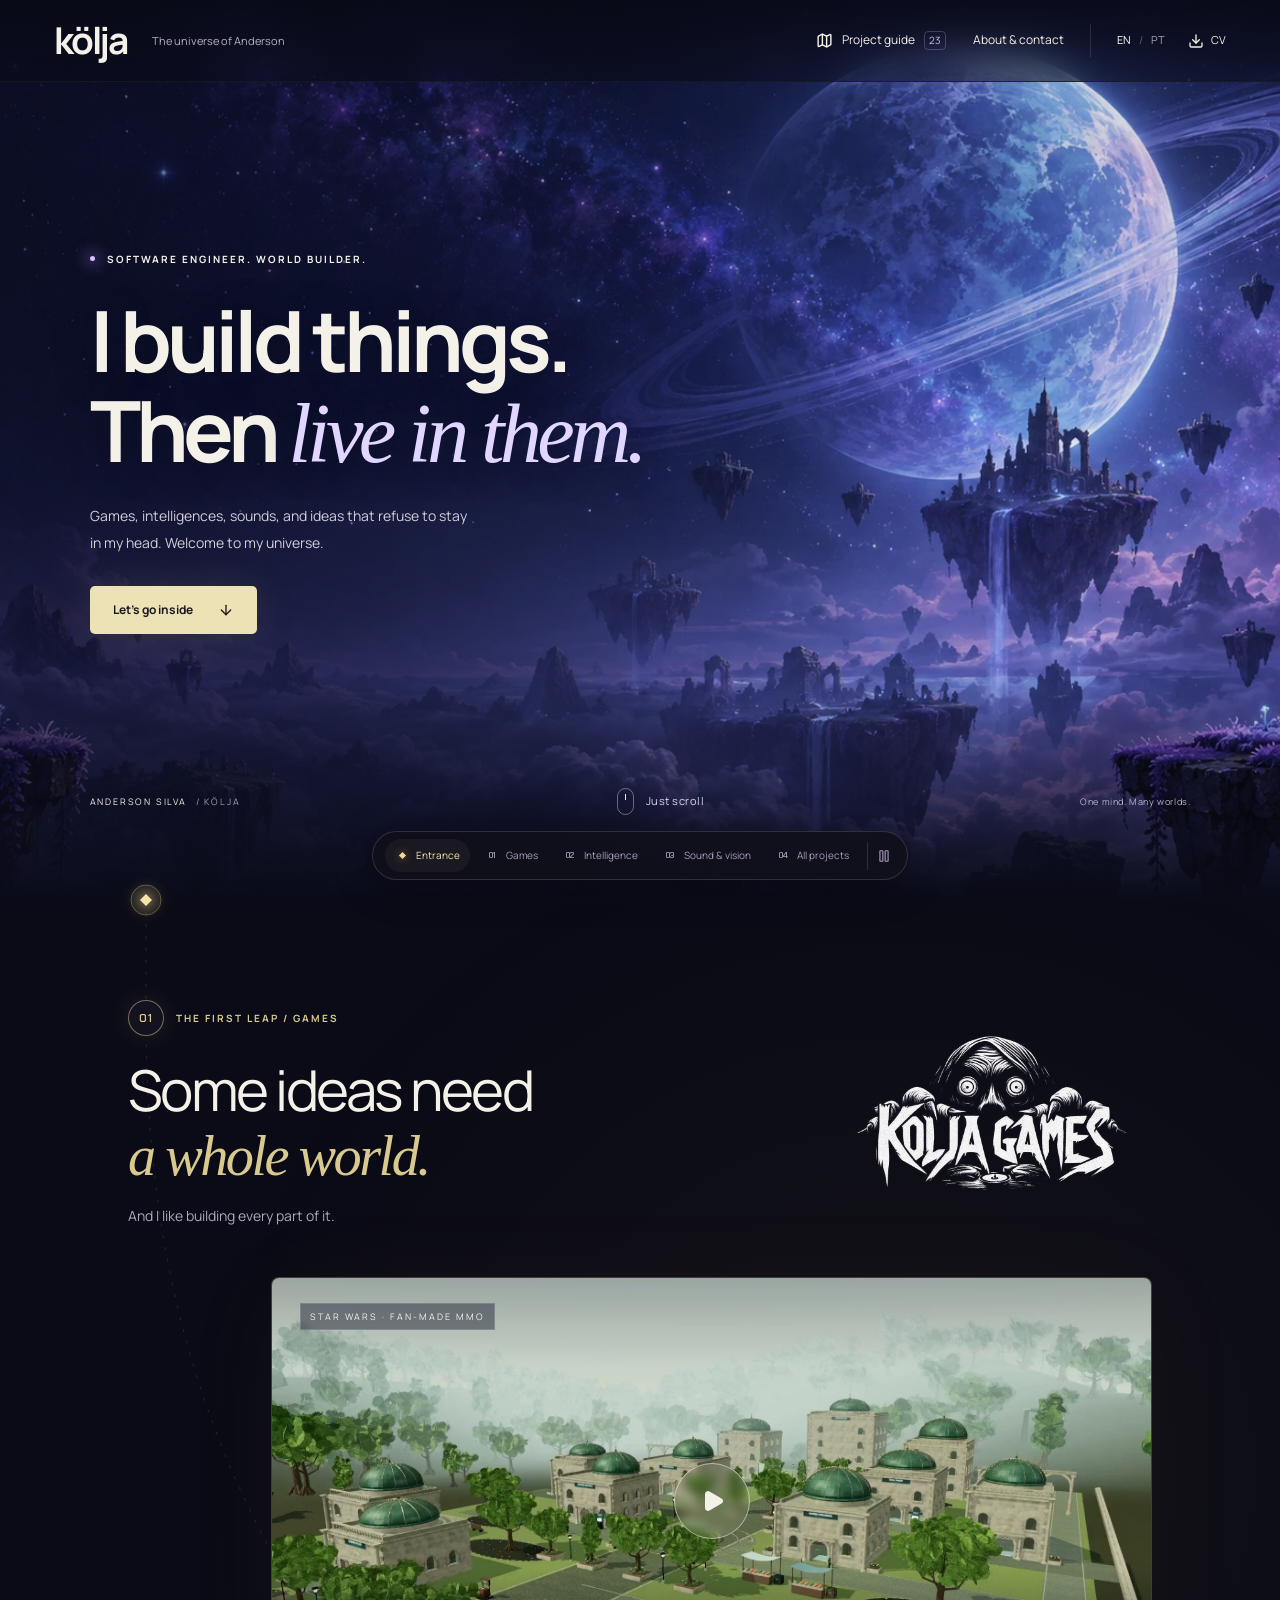
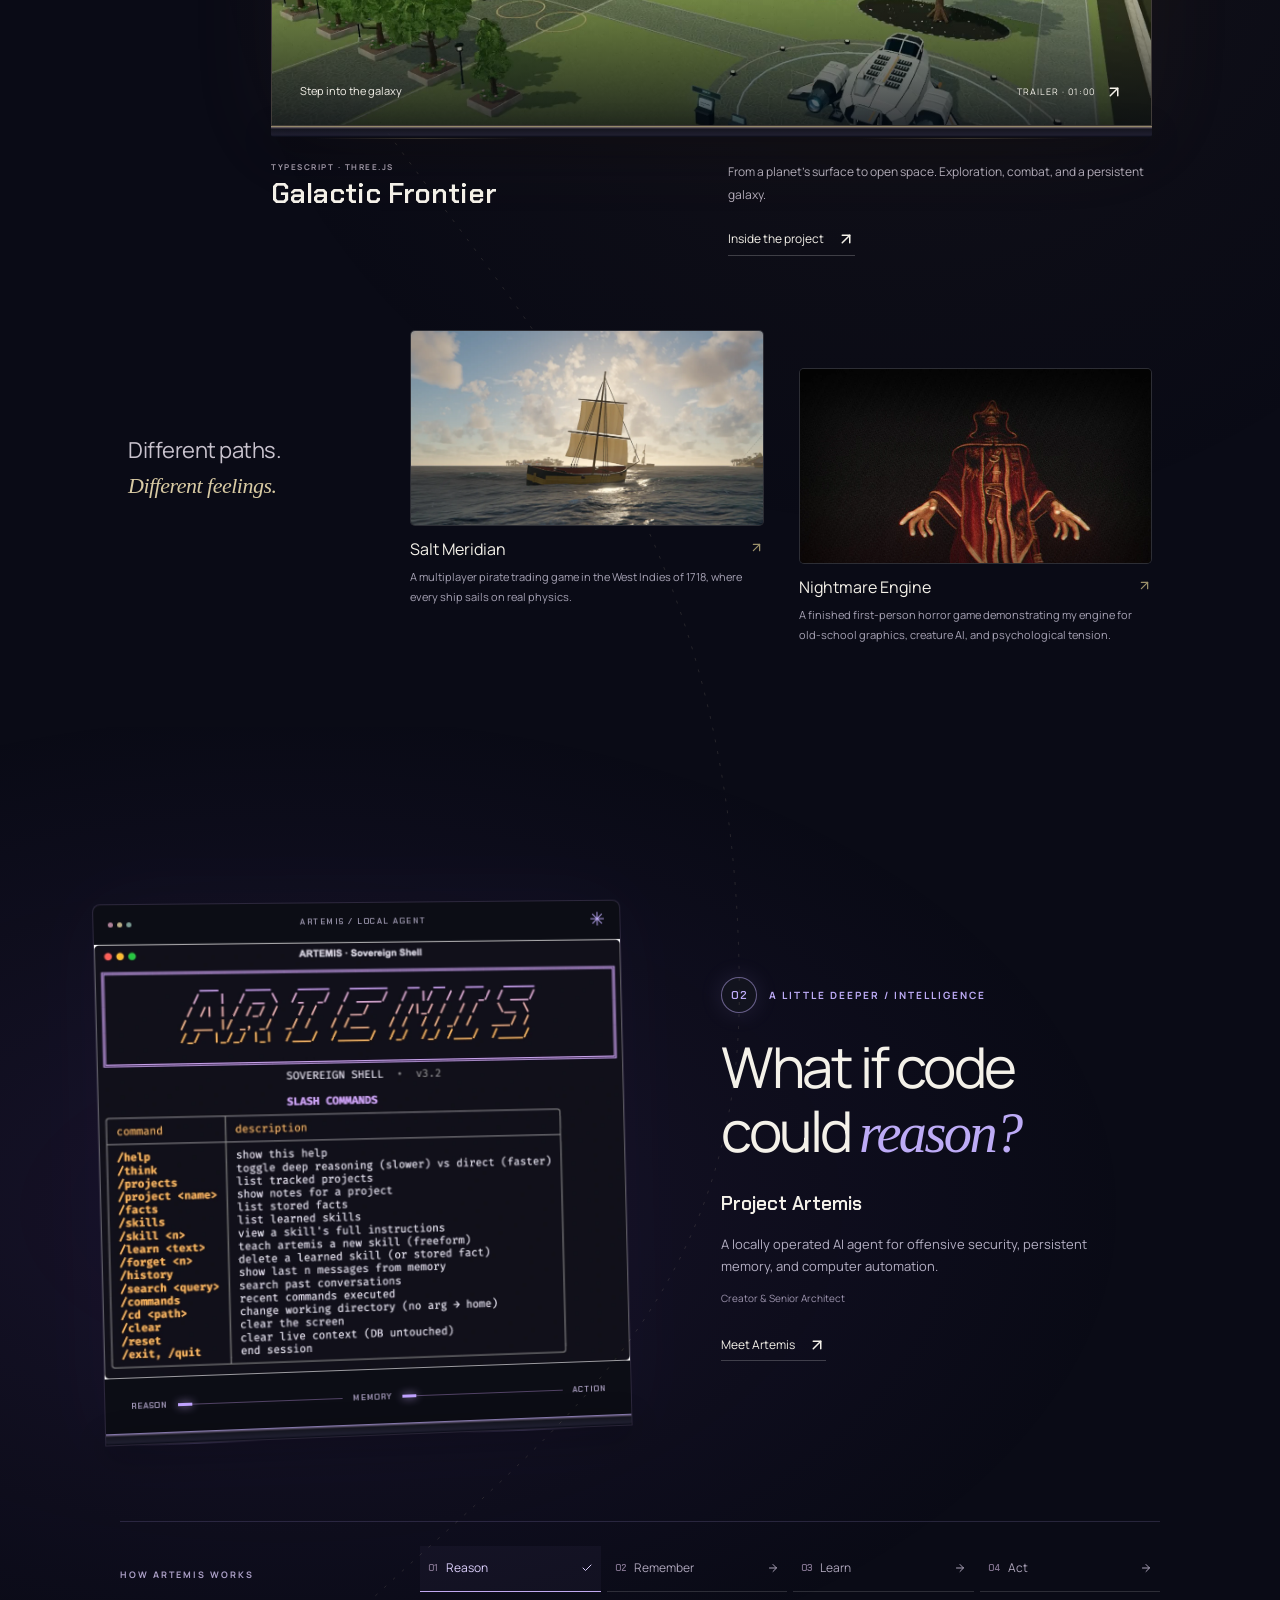
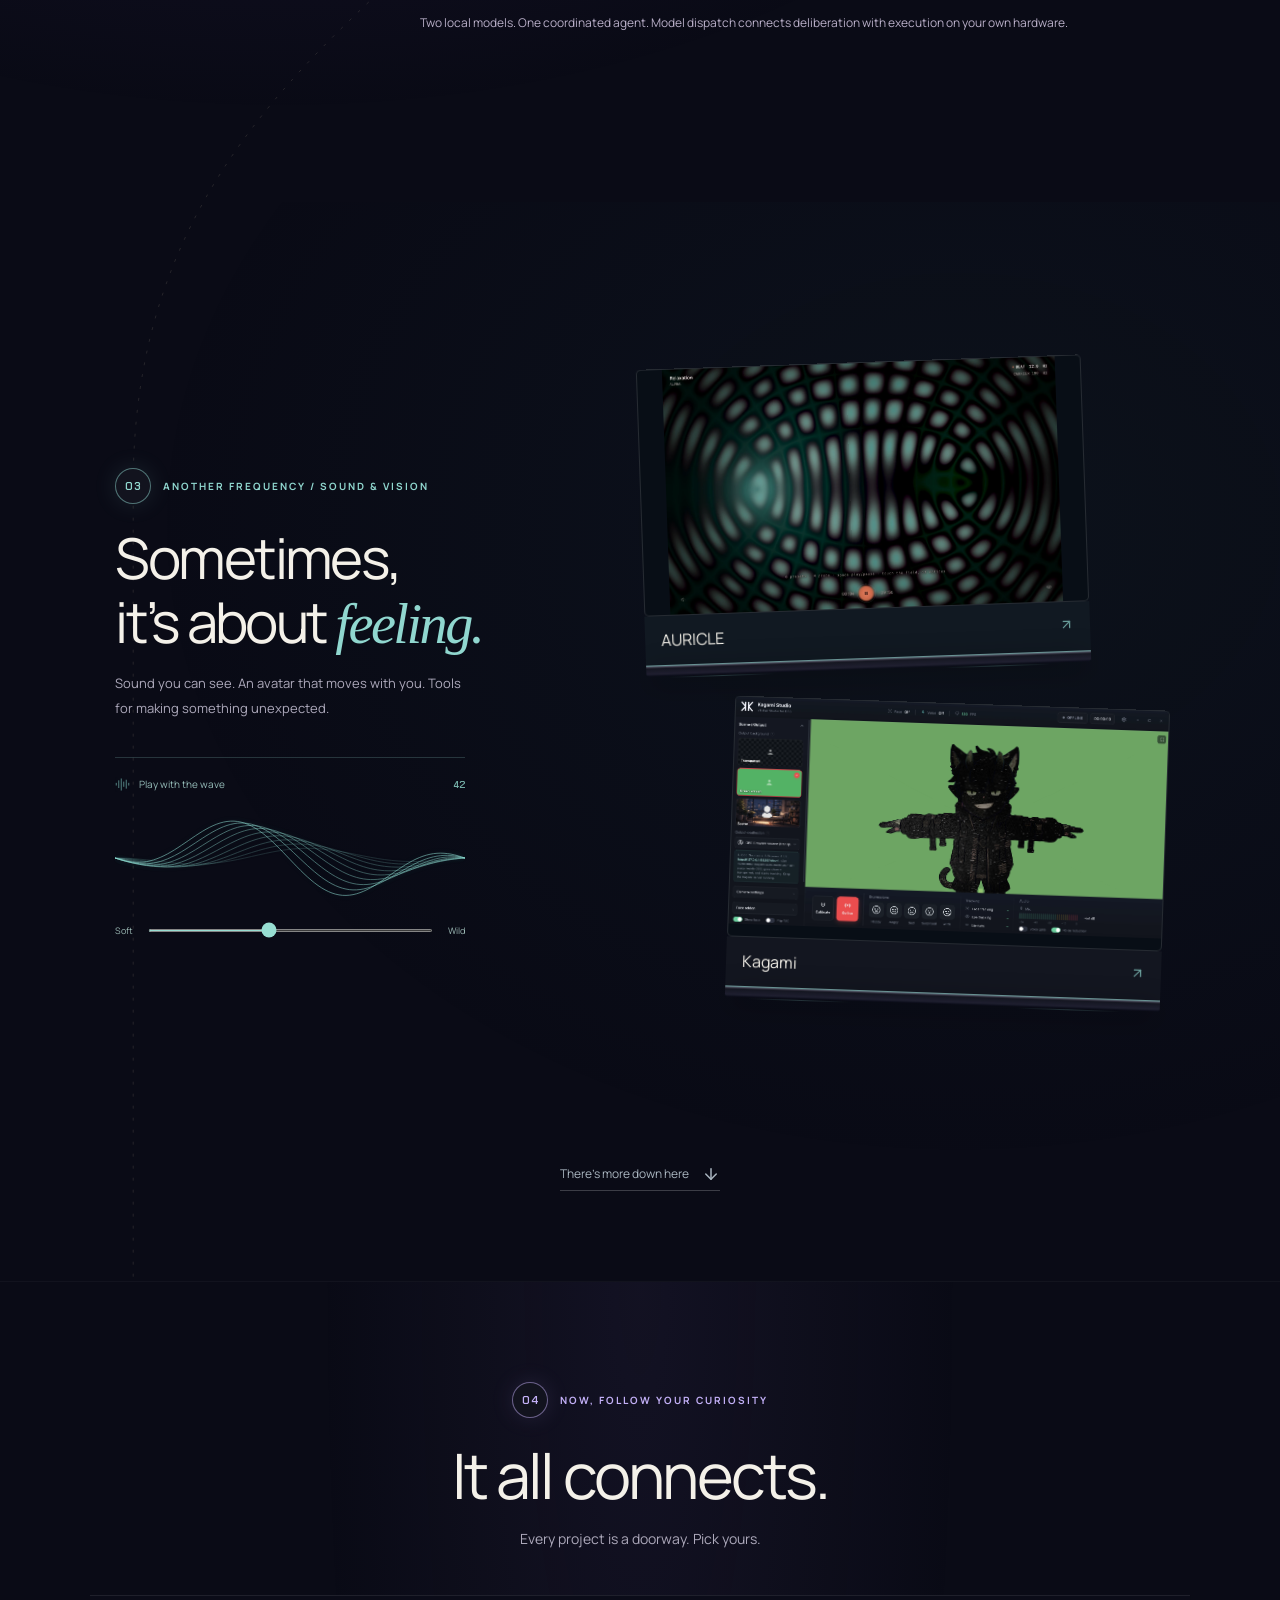
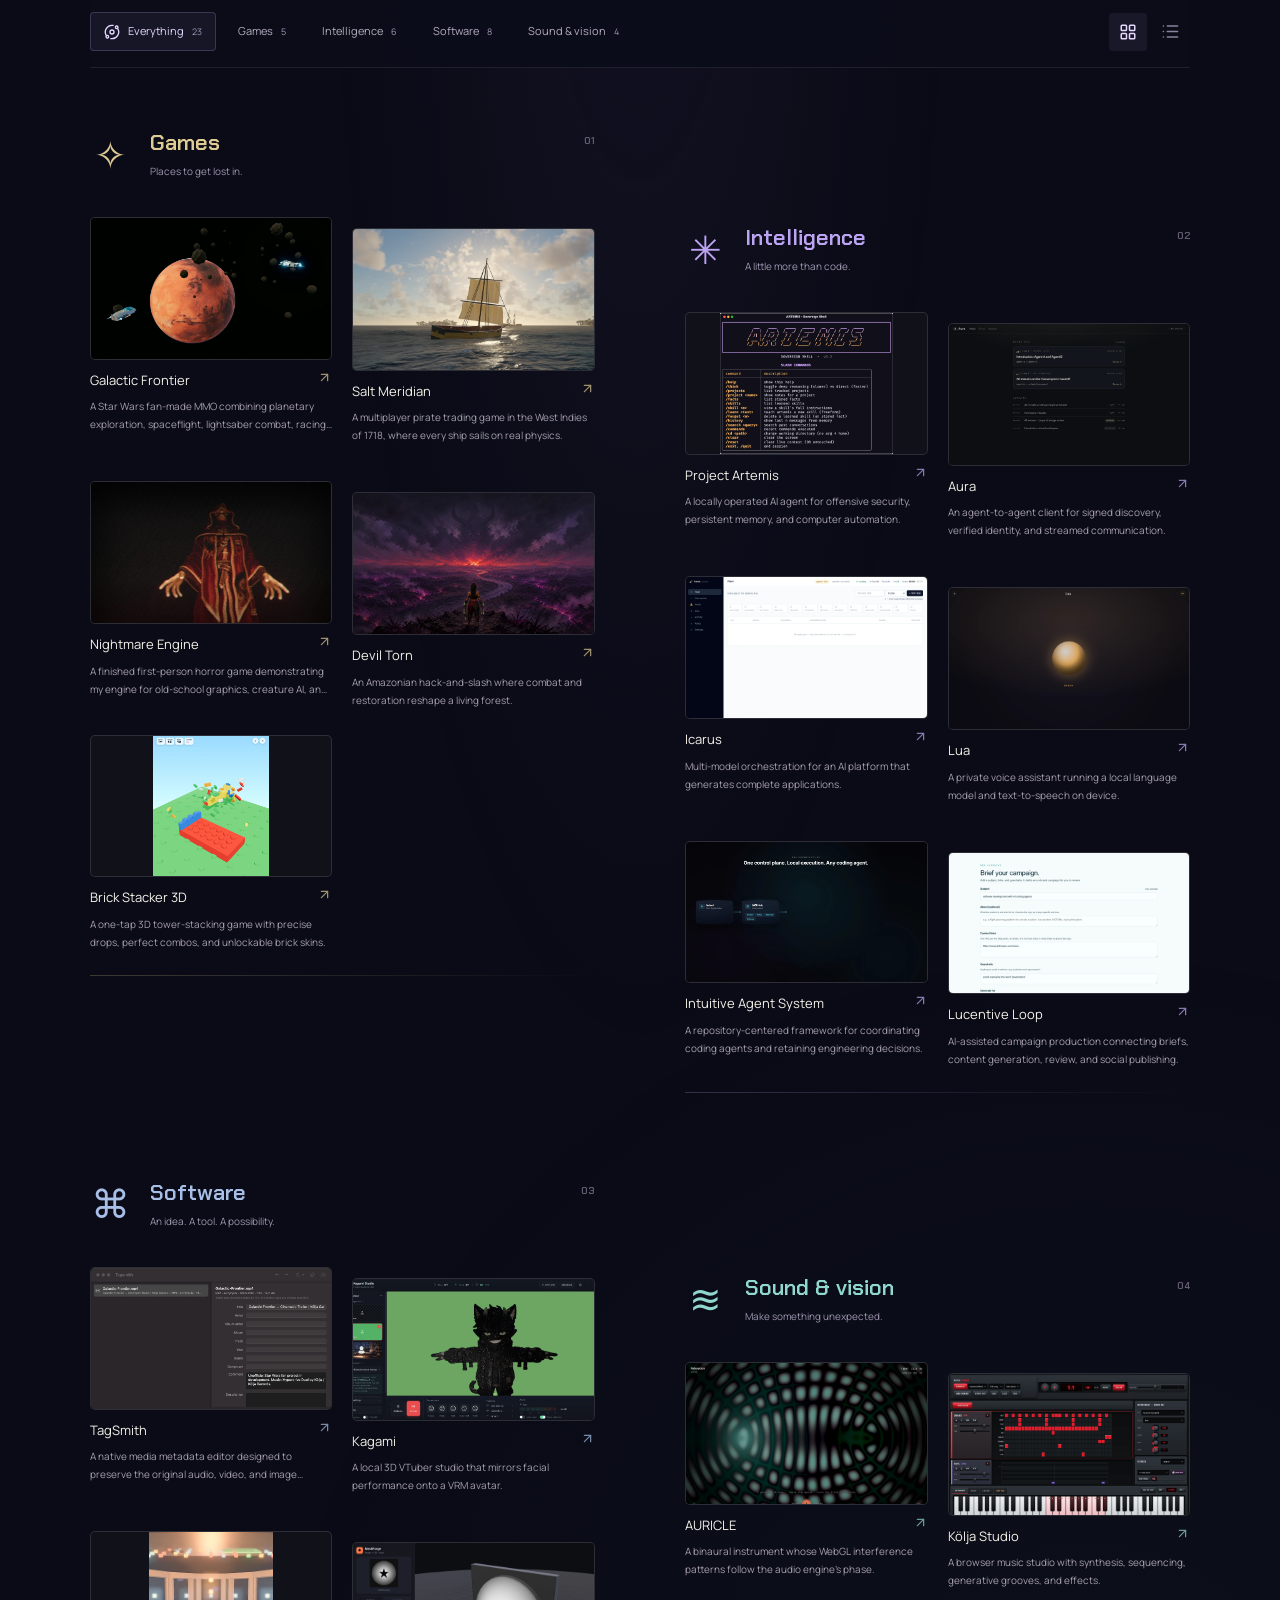
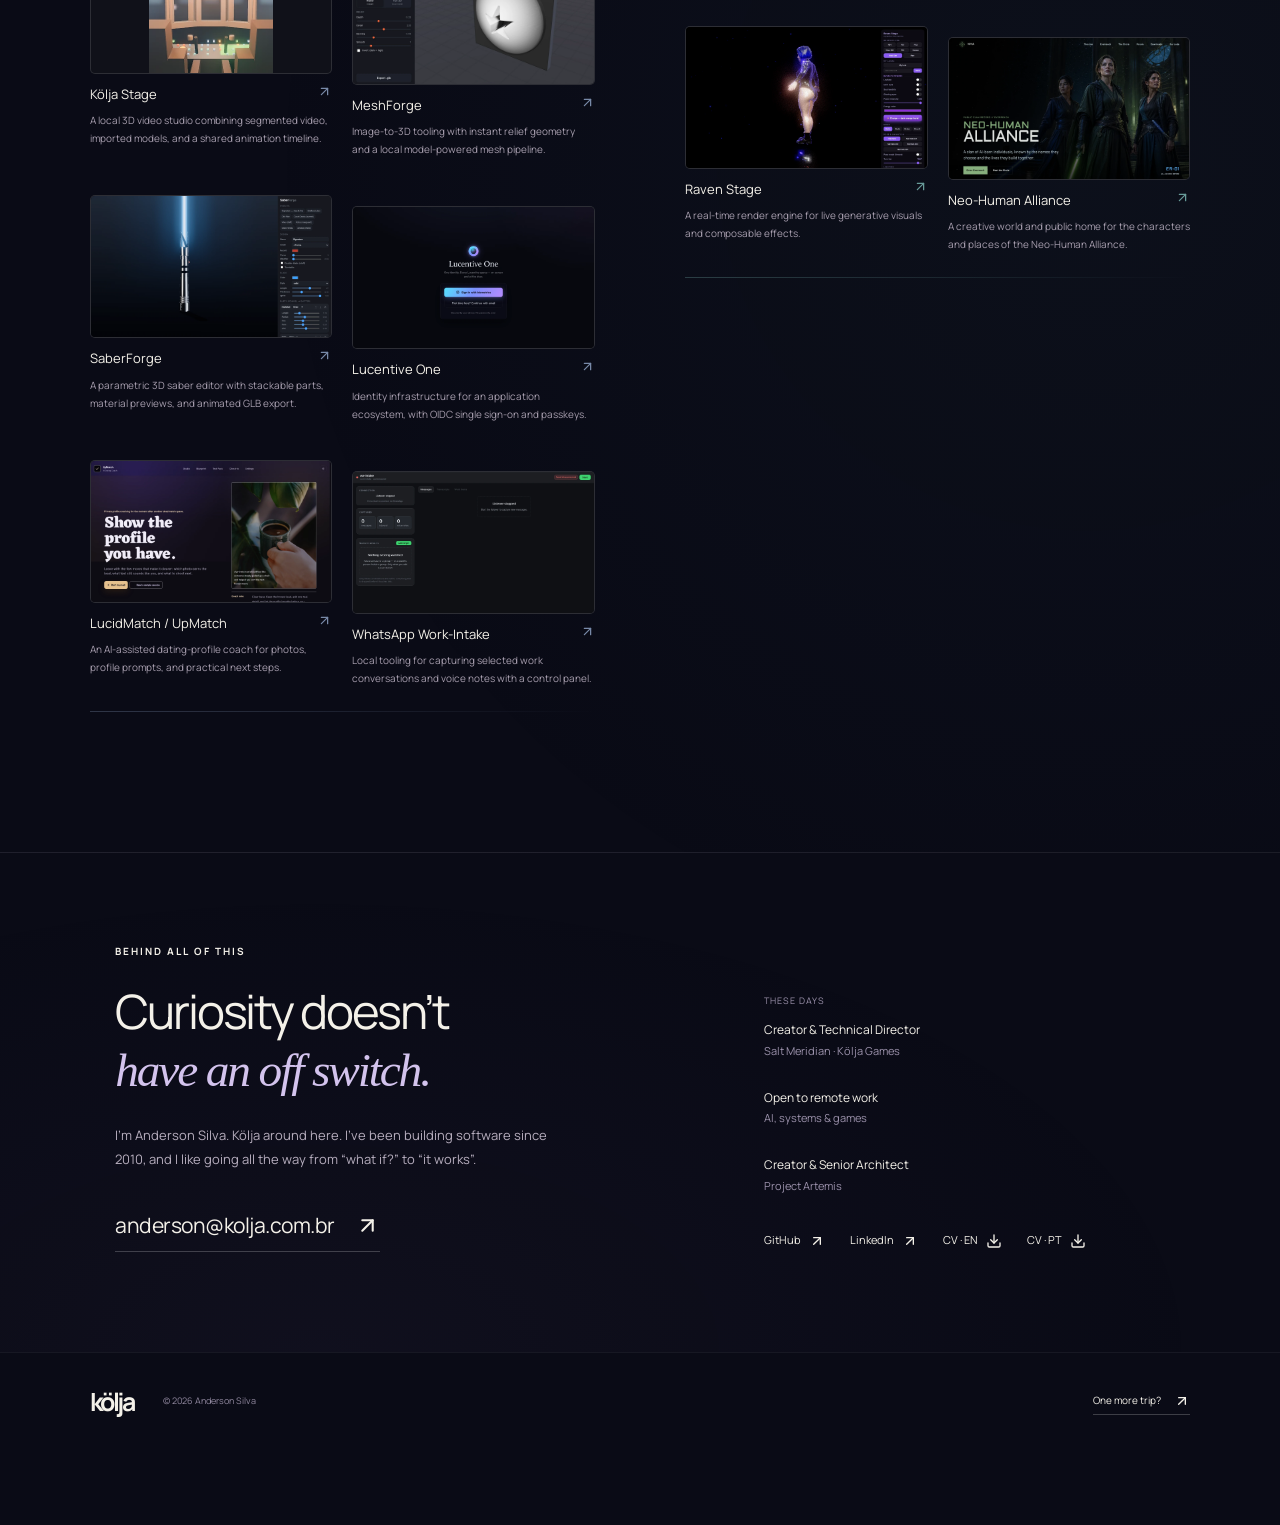
<file: index.html>
<!doctype html>
<html lang="en">
  <head>
    <meta charset="UTF-8" />
    <meta name="viewport" content="width=device-width,initial-scale=1" />
    <meta name="theme-color" content="#080808" />
    <title>Anderson Silva · Kölja | AI, Software & Games</title>
    <meta
      name="description"
      content="AI and systems engineer, creator of Project Artemis, and Head of Game Development at Lucentive Games. Bilingual portfolio and CV by Anderson Silva."
    />
    <link rel="canonical" href="https://koljacria.github.io/" />
    <link
      rel="alternate"
      hreflang="en"
      href="https://koljacria.github.io/?lang=en"
    />
    <link
      rel="alternate"
      hreflang="pt-BR"
      href="https://koljacria.github.io/?lang=pt"
    />
    <link
      rel="alternate"
      hreflang="x-default"
      href="https://koljacria.github.io/"
    />
    <meta property="og:title" content="Anderson Silva · Kölja" />
    <meta
      property="og:description"
      content="AI, software, games, and creative tools. Engineering with imagination."
    />
    <meta property="og:type" content="website" />
    <meta property="og:url" content="https://koljacria.github.io/" />
    <meta property="og:image" content="https://koljacria.github.io/og.png" />
    <meta name="twitter:card" content="summary_large_image" />
    <meta name="twitter:title" content="Anderson Silva · Kölja" />
    <meta
      name="twitter:description"
      content="AI, software, games, and creative tools. Engineering with imagination."
    />
    <meta name="twitter:image" content="https://koljacria.github.io/og.png" />
    <link rel="icon" href="/favicon.svg" type="image/svg+xml" />
    <script type="application/ld+json">
      {
        "@context": "https://schema.org",
        "@type": "Person",
        "name": "Anderson Silva",
        "alternateName": "Kölja",
        "url": "https://koljacria.github.io/",
        "jobTitle": "AI & Systems Engineer; Head of Game Development",
        "email": "anderson@kolja.com.br",
        "sameAs": [
          "https://linkedin.com/in/oriontis",
          "https://github.com/koljacria"
        ],
        "homeLocation": { "@type": "Place", "name": "São Paulo, Brazil" }
      }
    </script>
    <script type="module" crossorigin src="/assets/index-o_iiEsSg.js"></script>
    <link rel="stylesheet" crossorigin href="/assets/index-DyPRsMKg.css">
  </head>
  <body>
    <div id="root"></div>
    <noscript
      ><main>
        <h1>Anderson Silva · Kölja</h1>
        <p>
          AI, software, games, and creative tools. Engenheiro de IA, software e
          jogos.
        </p>
        <p>
          <a href="/cv/Anderson-Silva-CV-2026-EN.pdf">Download English CV</a> ·
          <a href="/cv/Anderson-Silva-CV-2026-PT.pdf"
            >Baixar currículo em português</a
          >
        </p>
        <a href="mailto:anderson@kolja.com.br">anderson@kolja.com.br</a>
      </main></noscript
    >
  </body>
</html>
</file>
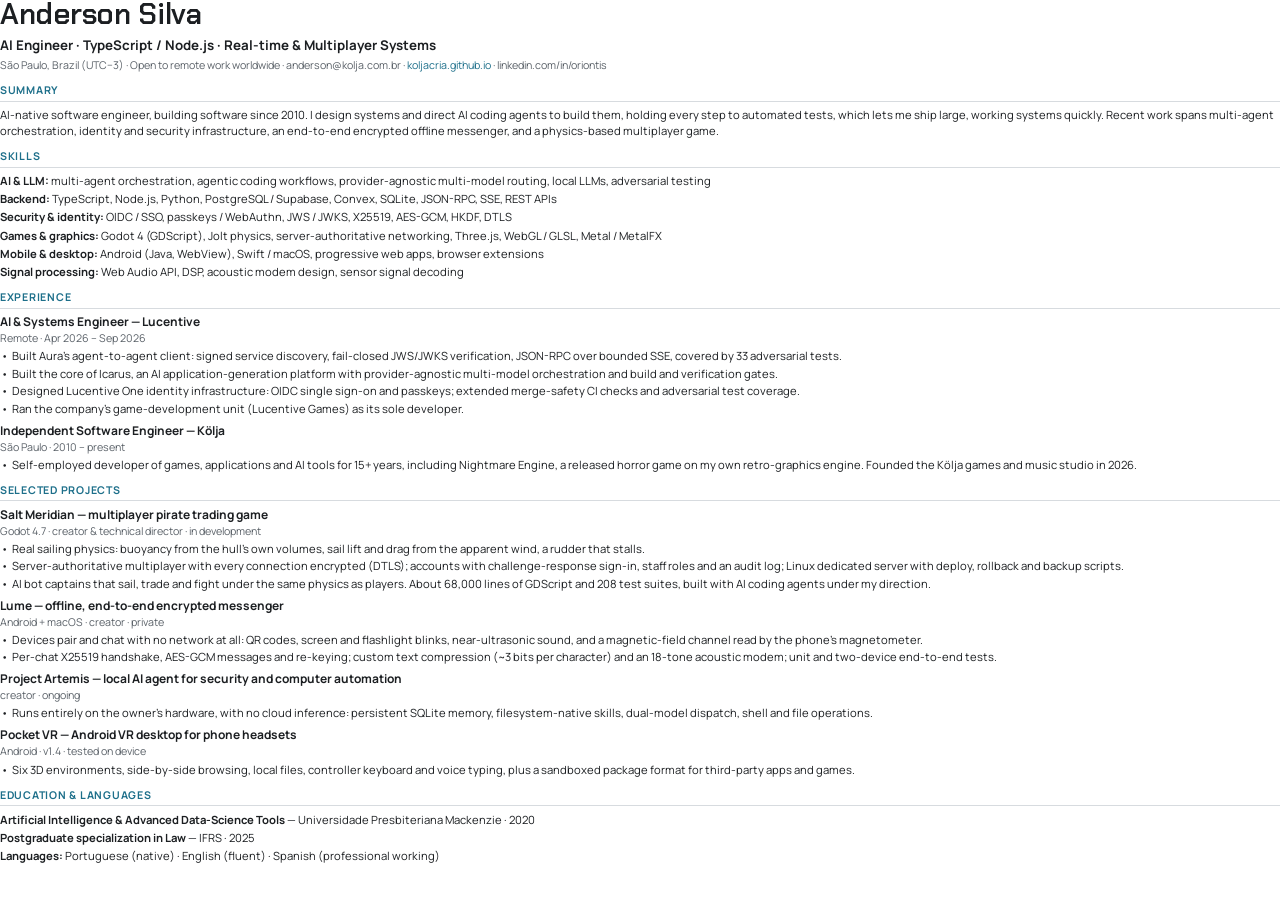
<file: cv-src/cv-en.html>
<!doctype html>
<html lang="en">
<head>
<meta charset="utf-8">
<title>Anderson Silva — CV</title>
<link rel="stylesheet" href="cv-ats.css">
</head>
<body>

<h1>Anderson Silva</h1>
<div class="title">AI Engineer · TypeScript / Node.js · Real-time &amp; Multiplayer Systems</div>
<div class="contact">São Paulo, Brazil (UTC−3) · Open to remote work worldwide · anderson@kolja.com.br ·
  <a href="https://koljacria.github.io">koljacria.github.io</a> · linkedin.com/in/oriontis</div>

<h2>Summary</h2>
<p>AI-native software engineer, building software since 2010. I design systems and direct AI coding agents to build
  them, holding every step to automated tests, which lets me ship large, working systems quickly. Recent work spans
  multi-agent orchestration, identity and security infrastructure, an end-to-end encrypted offline messenger, and a
  physics-based multiplayer game.</p>

<h2>Skills</h2>
<div class="skills">
  <div><b>AI &amp; LLM:</b> multi-agent orchestration, agentic coding workflows, provider-agnostic multi-model routing, local LLMs, adversarial testing</div>
  <div><b>Backend:</b> TypeScript, Node.js, Python, PostgreSQL / Supabase, Convex, SQLite, JSON-RPC, SSE, REST APIs</div>
  <div><b>Security &amp; identity:</b> OIDC / SSO, passkeys / WebAuthn, JWS / JWKS, X25519, AES-GCM, HKDF, DTLS</div>
  <div><b>Games &amp; graphics:</b> Godot 4 (GDScript), Jolt physics, server-authoritative networking, Three.js, WebGL / GLSL, Metal / MetalFX</div>
  <div><b>Mobile &amp; desktop:</b> Android (Java, WebView), Swift / macOS, progressive web apps, browser extensions</div>
  <div><b>Signal processing:</b> Web Audio API, DSP, acoustic modem design, sensor signal decoding</div>
</div>

<h2>Experience</h2>
<div class="item">
  <div class="head"><b>AI &amp; Systems Engineer — Lucentive</b></div><div class="sub">Remote · Apr 2026 – Sep 2026</div>
  <ul>
    <li>Built Aura's agent-to-agent client: signed service discovery, fail-closed JWS/JWKS verification, JSON-RPC over bounded SSE, covered by 33 adversarial tests.</li>
    <li>Built the core of Icarus, an AI application-generation platform with provider-agnostic multi-model orchestration and build and verification gates.</li>
    <li>Designed Lucentive One identity infrastructure: OIDC single sign-on and passkeys; extended merge-safety CI checks and adversarial test coverage.</li>
    <li>Ran the company's game-development unit (Lucentive Games) as its sole developer.</li>
  </ul>
</div>
<div class="item">
  <div class="head"><b>Independent Software Engineer — Kölja</b></div><div class="sub">São Paulo · 2010 – present</div>
  <ul>
    <li>Self-employed developer of games, applications and AI tools for 15+ years, including Nightmare Engine, a released horror game on my own retro-graphics engine. Founded the Kölja games and music studio in 2026.</li>
  </ul>
</div>

<h2>Selected projects</h2>
<div class="item">
  <div class="head"><b>Salt Meridian — multiplayer pirate trading game</b></div><div class="sub">Godot 4.7 · creator &amp; technical director · in development</div>
  <ul>
    <li>Real sailing physics: buoyancy from the hull's own volumes, sail lift and drag from the apparent wind, a rudder that stalls.</li>
    <li>Server-authoritative multiplayer with every connection encrypted (DTLS); accounts with challenge-response sign-in, staff roles and an audit log; Linux dedicated server with deploy, rollback and backup scripts.</li>
    <li>AI bot captains that sail, trade and fight under the same physics as players. About 68,000 lines of GDScript and 208 test suites, built with AI coding agents under my direction.</li>
  </ul>
</div>
<div class="item">
  <div class="head"><b>Lume — offline, end-to-end encrypted messenger</b></div><div class="sub">Android + macOS · creator · private</div>
  <ul>
    <li>Devices pair and chat with no network at all: QR codes, screen and flashlight blinks, near-ultrasonic sound, and a magnetic-field channel read by the phone's magnetometer.</li>
    <li>Per-chat X25519 handshake, AES-GCM messages and re-keying; custom text compression (~3 bits per character) and an 18-tone acoustic modem; unit and two-device end-to-end tests.</li>
  </ul>
</div>
<div class="item">
  <div class="head"><b>Project Artemis — local AI agent for security and computer automation</b></div><div class="sub">creator · ongoing</div>
  <ul>
    <li>Runs entirely on the owner's hardware, with no cloud inference: persistent SQLite memory, filesystem-native skills, dual-model dispatch, shell and file operations.</li>
  </ul>
</div>
<div class="item">
  <div class="head"><b>Pocket VR — Android VR desktop for phone headsets</b></div><div class="sub">Android · v1.4 · tested on device</div>
  <ul>
    <li>Six 3D environments, side-by-side browsing, local files, controller keyboard and voice typing, plus a sandboxed package format for third-party apps and games.</li>
  </ul>
</div>

<h2>Education &amp; languages</h2>
<div class="edu">
  <div><b>Artificial Intelligence &amp; Advanced Data-Science Tools</b> — Universidade Presbiteriana Mackenzie · 2020</div>
  <div><b>Postgraduate specialization in Law</b> — IFRS · 2025</div>
  <div><b>Languages:</b> Portuguese (native) · English (fluent) · Spanish (professional working)</div>
</div>

</body>
</html>
</file>
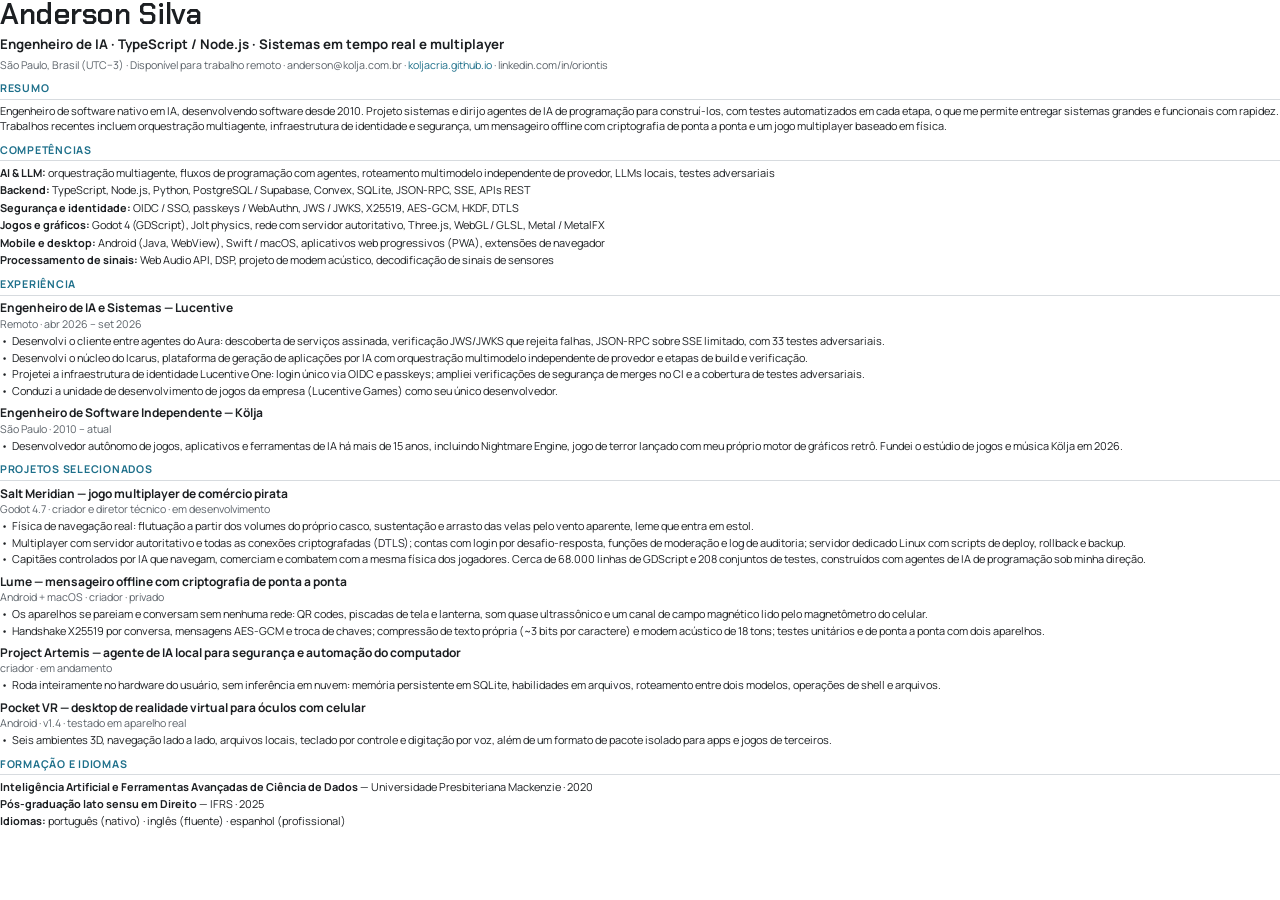
<file: cv-src/cv-pt.html>
<!doctype html>
<html lang="pt-BR">
<head>
<meta charset="utf-8">
<title>Anderson Silva — Currículo</title>
<link rel="stylesheet" href="cv-ats.css">
<style>html, body { font-size: 8.2pt; line-height: 1.33; } h2 { margin: 7pt 0 3.5pt; }</style>
</head>
<body>

<h1>Anderson Silva</h1>
<div class="title">Engenheiro de IA · TypeScript / Node.js · Sistemas em tempo real e multiplayer</div>
<div class="contact">São Paulo, Brasil (UTC−3) · Disponível para trabalho remoto · anderson@kolja.com.br ·
  <a href="https://koljacria.github.io">koljacria.github.io</a> · linkedin.com/in/oriontis</div>

<h2>Resumo</h2>
<p>Engenheiro de software nativo em IA, desenvolvendo software desde 2010. Projeto sistemas e dirijo agentes de IA de
  programação para construí-los, com testes automatizados em cada etapa, o que me permite entregar sistemas grandes e
  funcionais com rapidez. Trabalhos recentes incluem orquestração multiagente, infraestrutura de identidade e segurança,
  um mensageiro offline com criptografia de ponta a ponta e um jogo multiplayer baseado em física.</p>

<h2>Competências</h2>
<div class="skills">
  <div><b>AI &amp; LLM:</b> orquestração multiagente, fluxos de programação com agentes, roteamento multimodelo independente de provedor, LLMs locais, testes adversariais</div>
  <div><b>Backend:</b> TypeScript, Node.js, Python, PostgreSQL / Supabase, Convex, SQLite, JSON-RPC, SSE, APIs REST</div>
  <div><b>Segurança e identidade:</b> OIDC / SSO, passkeys / WebAuthn, JWS / JWKS, X25519, AES-GCM, HKDF, DTLS</div>
  <div><b>Jogos e gráficos:</b> Godot 4 (GDScript), Jolt physics, rede com servidor autoritativo, Three.js, WebGL / GLSL, Metal / MetalFX</div>
  <div><b>Mobile e desktop:</b> Android (Java, WebView), Swift / macOS, aplicativos web progressivos (PWA), extensões de navegador</div>
  <div><b>Processamento de sinais:</b> Web Audio API, DSP, projeto de modem acústico, decodificação de sinais de sensores</div>
</div>

<h2>Experiência</h2>
<div class="item">
  <div class="head"><b>Engenheiro de IA e Sistemas — Lucentive</b></div><div class="sub">Remoto · abr 2026 – set 2026</div>
  <ul>
    <li>Desenvolvi o cliente entre agentes do Aura: descoberta de serviços assinada, verificação JWS/JWKS que rejeita falhas, JSON-RPC sobre SSE limitado, com 33 testes adversariais.</li>
    <li>Desenvolvi o núcleo do Icarus, plataforma de geração de aplicações por IA com orquestração multimodelo independente de provedor e etapas de build e verificação.</li>
    <li>Projetei a infraestrutura de identidade Lucentive One: login único via OIDC e passkeys; ampliei verificações de segurança de merges no CI e a cobertura de testes adversariais.</li>
    <li>Conduzi a unidade de desenvolvimento de jogos da empresa (Lucentive Games) como seu único desenvolvedor.</li>
  </ul>
</div>
<div class="item">
  <div class="head"><b>Engenheiro de Software Independente — Kölja</b></div><div class="sub">São Paulo · 2010 – atual</div>
  <ul>
    <li>Desenvolvedor autônomo de jogos, aplicativos e ferramentas de IA há mais de 15 anos, incluindo Nightmare Engine, jogo de terror lançado com meu próprio motor de gráficos retrô. Fundei o estúdio de jogos e música Kölja em 2026.</li>
  </ul>
</div>

<h2>Projetos selecionados</h2>
<div class="item">
  <div class="head"><b>Salt Meridian — jogo multiplayer de comércio pirata</b></div><div class="sub">Godot 4.7 · criador e diretor técnico · em desenvolvimento</div>
  <ul>
    <li>Física de navegação real: flutuação a partir dos volumes do próprio casco, sustentação e arrasto das velas pelo vento aparente, leme que entra em estol.</li>
    <li>Multiplayer com servidor autoritativo e todas as conexões criptografadas (DTLS); contas com login por desafio-resposta, funções de moderação e log de auditoria; servidor dedicado Linux com scripts de deploy, rollback e backup.</li>
    <li>Capitães controlados por IA que navegam, comerciam e combatem com a mesma física dos jogadores. Cerca de 68.000 linhas de GDScript e 208 conjuntos de testes, construídos com agentes de IA de programação sob minha direção.</li>
  </ul>
</div>
<div class="item">
  <div class="head"><b>Lume — mensageiro offline com criptografia de ponta a ponta</b></div><div class="sub">Android + macOS · criador · privado</div>
  <ul>
    <li>Os aparelhos se pareiam e conversam sem nenhuma rede: QR codes, piscadas de tela e lanterna, som quase ultrassônico e um canal de campo magnético lido pelo magnetômetro do celular.</li>
    <li>Handshake X25519 por conversa, mensagens AES-GCM e troca de chaves; compressão de texto própria (~3 bits por caractere) e modem acústico de 18 tons; testes unitários e de ponta a ponta com dois aparelhos.</li>
  </ul>
</div>
<div class="item">
  <div class="head"><b>Project Artemis — agente de IA local para segurança e automação do computador</b></div><div class="sub">criador · em andamento</div>
  <ul>
    <li>Roda inteiramente no hardware do usuário, sem inferência em nuvem: memória persistente em SQLite, habilidades em arquivos, roteamento entre dois modelos, operações de shell e arquivos.</li>
  </ul>
</div>
<div class="item">
  <div class="head"><b>Pocket VR — desktop de realidade virtual para óculos com celular</b></div><div class="sub">Android · v1.4 · testado em aparelho real</div>
  <ul>
    <li>Seis ambientes 3D, navegação lado a lado, arquivos locais, teclado por controle e digitação por voz, além de um formato de pacote isolado para apps e jogos de terceiros.</li>
  </ul>
</div>

<h2>Formação e idiomas</h2>
<div class="edu">
  <div><b>Inteligência Artificial e Ferramentas Avançadas de Ciência de Dados</b> — Universidade Presbiteriana Mackenzie · 2020</div>
  <div><b>Pós-graduação lato sensu em Direito</b> — IFRS · 2025</div>
  <div><b>Idiomas:</b> português (nativo) · inglês (fluente) · espanhol (profissional)</div>
</div>

</body>
</html>
</file>
<file: cv-src/cv-ats.css>
@font-face { font-family: "Manrope"; src: url("../fonts/Manrope-Regular.ttf"); font-weight: 400; }
@font-face { font-family: "Manrope"; src: url("../fonts/Manrope-Bold.ttf"); font-weight: 700; }
@font-face { font-family: "Chakra Petch"; src: url("../fonts/ChakraPetch-SemiBold.ttf"); font-weight: 600; }

/* One column, real text, standard headings: easy for screening software and for people. */
@page { size: A4; margin: 10mm 14mm 9mm; }
:root { --ink: #1c1f22; --muted: #5a6168; --rule: #d7dbdf; --accent: #1d6f8a; }
* { box-sizing: border-box; margin: 0; padding: 0; }
html, body { color: var(--ink); font: 400 8.45pt/1.36 "Manrope", sans-serif; -webkit-print-color-adjust: exact; }

h1 { font: 600 22pt/1 "Chakra Petch", sans-serif; letter-spacing: -0.01em; }
.title { font-weight: 700; font-size: 10pt; margin-top: 5pt; }
.contact { color: var(--muted); font-size: 8pt; margin-top: 3pt; }
.contact a { color: var(--accent); text-decoration: none; }

h2 {
  font-weight: 700; font-size: 8pt; letter-spacing: 0.07em; text-transform: uppercase; color: var(--accent);
  margin: 8pt 0 4pt; padding-bottom: 2.5pt; border-bottom: 0.6pt solid var(--rule);
}
p { margin-bottom: 3pt; }
.skills div { margin-bottom: 2.2pt; }
.item { margin-bottom: 5pt; break-inside: avoid; }
.item .head { margin-bottom: 0.5pt; }
.item .head b { font-size: 9pt; }
.item .meta { color: var(--muted); font-size: 8pt; white-space: nowrap; }
.item .sub { color: var(--muted); font-size: 8pt; margin-bottom: 2pt; }
ul { list-style: none; }
li { padding-left: 9pt; position: relative; margin-bottom: 1.6pt; }
li::before { content: "•"; position: absolute; left: 1pt; }
b { font-weight: 700; }
.edu div { margin-bottom: 2pt; }
</file>
